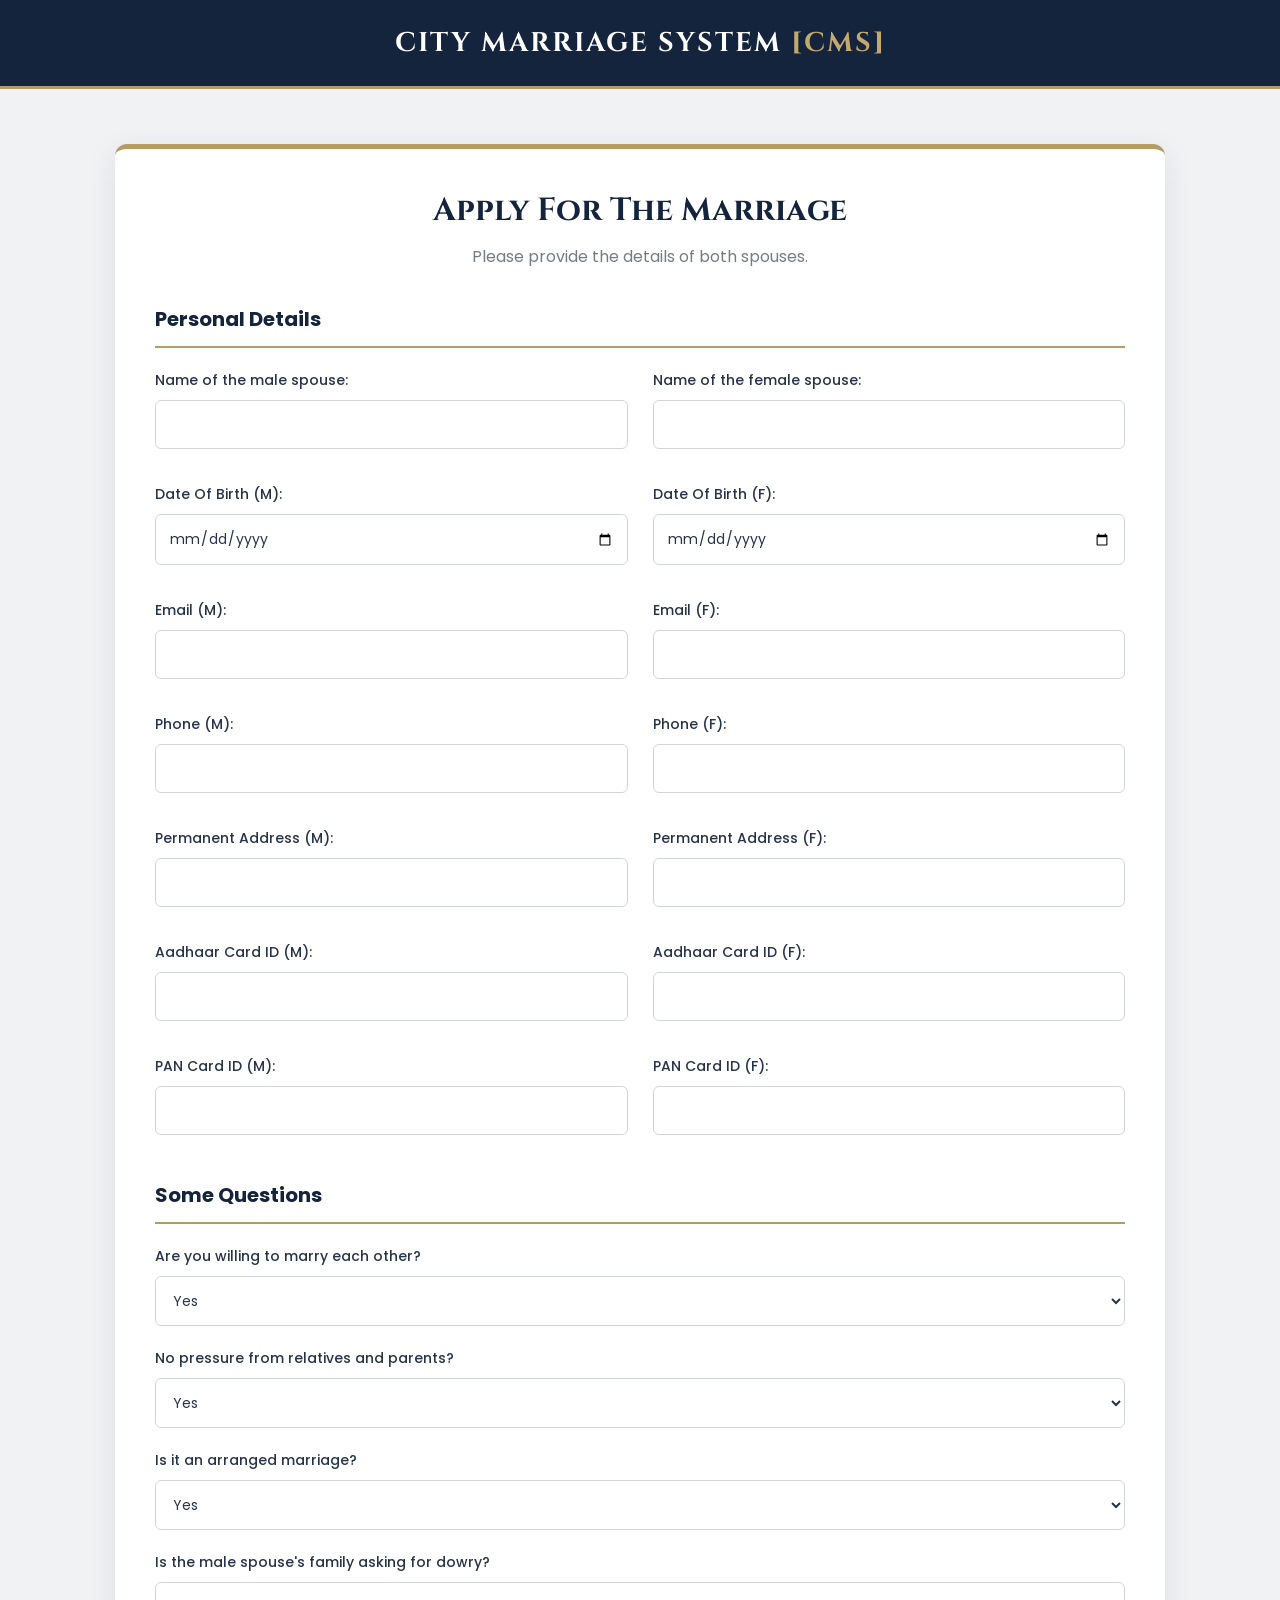
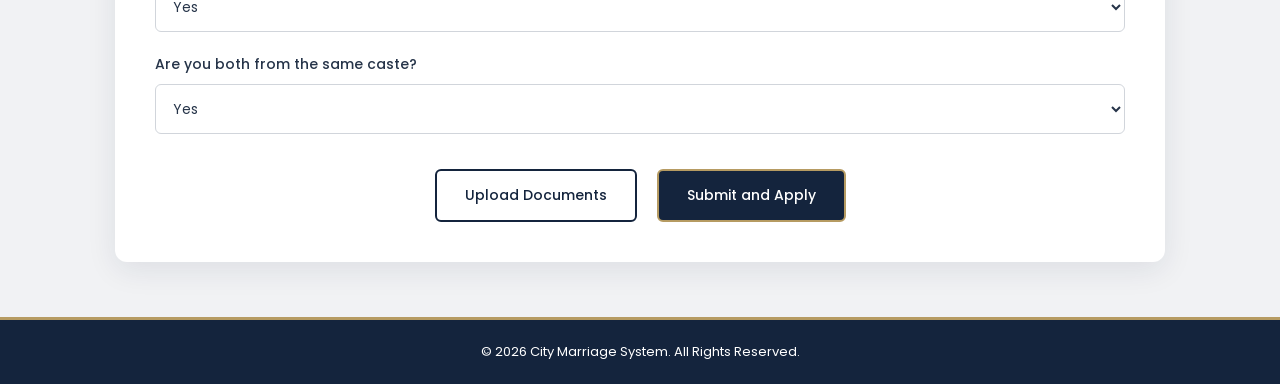
<file: apply.html>
<!DOCTYPE html>
<html lang="en">

<head>
    <meta charset="UTF-8">
    <meta name="viewport" content="width=device-width, initial-scale=1.0">

    <title>Apply for Marriage | City Marriage System</title>

    <!-- Google Fonts -->
    <link rel="preconnect" href="https://fonts.googleapis.com">
    <link rel="preconnect" href="https://fonts.gstatic.com" crossorigin>

    <link
        href="https://fonts.googleapis.com/css2?family=Cinzel:wght@600;700;800&family=Poppins:wght@400;500;600&display=swap"
        rel="stylesheet">

    <!-- External CSS -->
    <link rel="stylesheet" href="apply.css">
</head>

<body id="apply-page">

    <!-- Header -->
    <header class="apply-header" id="header">

        <h1 class="site-title">
            CITY MARRIAGE SYSTEM <span>[CMS]</span>
        </h1>

    </header>

    <!-- Main Content -->
    <main class="apply-container" id="main-content">

        <section class="apply-card" id="application-section">

            <h2 class="section-title">
                Apply For The Marriage
            </h2>

            <p class="section-description">
                Please provide the details of both spouses.
            </p>

            <form action="" id="marriage-form">

                <!-- Spouse Details -->
                <h3 class="form-heading">Personal Details</h3>

                <div class="form-grid">

                    <div class="form-group">
                        <label for="male-name">Name of the male spouse:</label>
                        <input type="text" id="male-name" name="male-name">
                    </div>

                    <div class="form-group">
                        <label for="female-name">Name of the female spouse:</label>
                        <input type="text" id="female-name" name="female-name">
                    </div>

                    <div class="form-group">
                        <label for="male-dob">Date Of Birth (M):</label>
                        <input type="date" id="male-dob" name="male-dob">
                    </div>

                    <div class="form-group">
                        <label for="female-dob">Date Of Birth (F):</label>
                        <input type="date" id="female-dob" name="female-dob">
                    </div>

                    <div class="form-group">
                        <label for="male-email">Email (M):</label>
                        <input type="email" id="male-email" name="male-email">
                    </div>

                    <div class="form-group">
                        <label for="female-email">Email (F):</label>
                        <input type="email" id="female-email" name="female-email">
                    </div>

                    <div class="form-group">
                        <label for="male-phone">Phone (M):</label>
                        <input type="tel" id="male-phone" name="male-phone">
                    </div>

                    <div class="form-group">
                        <label for="female-phone">Phone (F):</label>
                        <input type="tel" id="female-phone" name="female-phone">
                    </div>

                    <div class="form-group">
                        <label for="male-address">Permanent Address (M):</label>
                        <input type="text" id="male-address" name="male-address">
                    </div>

                    <div class="form-group">
                        <label for="female-address">Permanent Address (F):</label>
                        <input type="text" id="female-address" name="female-address">
                    </div>

                    <div class="form-group">
                        <label for="male-aadhaar">Aadhaar Card ID (M):</label>
                        <input type="text" id="male-aadhaar" name="male-aadhaar">
                    </div>

                    <div class="form-group">
                        <label for="female-aadhaar">Aadhaar Card ID (F):</label>
                        <input type="text" id="female-aadhaar" name="female-aadhaar">
                    </div>

                    <div class="form-group">
                        <label for="male-pan">PAN Card ID (M):</label>
                        <input type="text" id="male-pan" name="male-pan">
                    </div>

                    <div class="form-group">
                        <label for="female-pan">PAN Card ID (F):</label>
                        <input type="text" id="female-pan" name="female-pan">
                    </div>

                </div>

                <!-- Questions -->
                <div class="questions-section" id="questions">

                    <h3 class="form-heading">Some Questions</h3>

                    <div class="form-group">
                        <label for="consent">
                            Are you willing to marry each other?
                        </label>

                        <select id="consent" name="consent">
                            <option value="yes">Yes</option>
                            <option value="no">No</option>
                        </select>
                    </div>

                    <div class="form-group">
                        <label for="pressure">
                            No pressure from relatives and parents?
                        </label>

                        <select id="pressure" name="pressure">
                            <option value="yes">Yes</option>
                            <option value="no">No</option>
                        </select>
                    </div>

                    <div class="form-group">
                        <label for="arranged">
                            Is it an arranged marriage?
                        </label>

                        <select id="arranged" name="arranged">
                            <option value="yes">Yes</option>
                            <option value="no">No</option>
                        </select>
                    </div>

                    <div class="form-group">
                        <label for="dowry">
                            Is the male spouse's family asking for dowry?
                        </label>

                        <select id="dowry" name="dowry">
                            <option value="yes">Yes</option>
                            <option value="no">No</option>
                        </select>
                    </div>

                    <div class="form-group">
                        <label for="caste">
                            Are you both from the same caste?
                        </label>

                        <select id="caste" name="caste">
                            <option value="yes">Yes</option>
                            <option value="no">No</option>
                        </select>
                    </div>

                </div>

            </form>

            <!-- Action Buttons -->
            <div class="form-actions" id="form-actions">

                <a href="document.html" class="action-btn secondary-btn">
                    Upload Documents
                </a>

                <a href="thanks.html" class="action-btn primary-btn">
                    Submit and Apply
                </a>

            </div>

        </section>

    </main>

    <!-- Footer -->
    <footer class="apply-footer" id="footer">

        <p>
            &copy; 2026 City Marriage System. All Rights Reserved.
        </p>

    </footer>

</body>

</html>
</file>
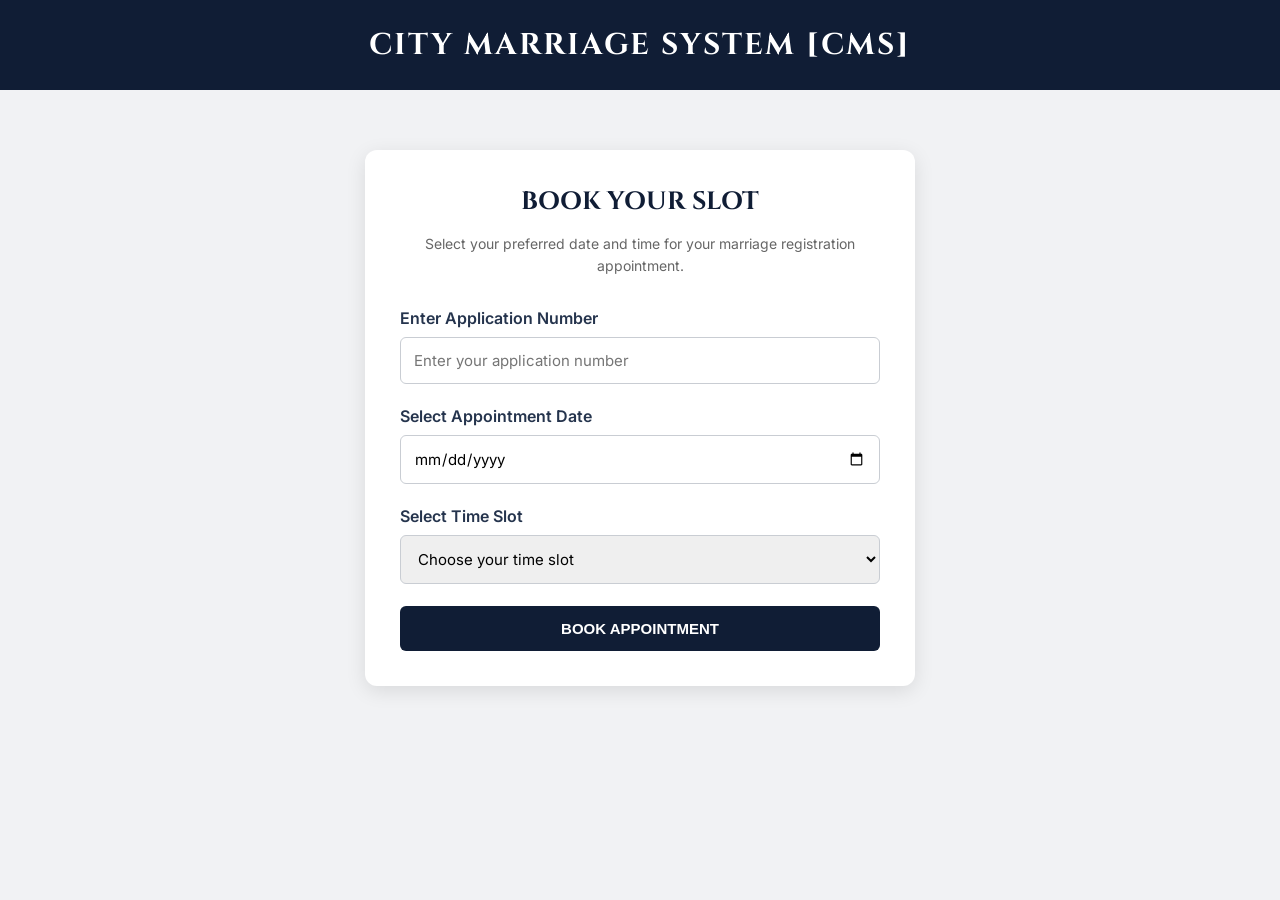
<file: appoinment.html>
<!DOCTYPE html>
<html lang="en">

<head>
    <meta charset="UTF-8">
    <meta name="viewport" content="width=device-width, initial-scale=1.0">

    <title>Book Appointment - CMS</title>

    <link rel="preconnect" href="https://fonts.googleapis.com">
    <link rel="preconnect" href="https://fonts.gstatic.com" crossorigin>

    <link
        href="https://fonts.googleapis.com/css2?family=Cinzel:wght@600;700;800&family=Inter:wght@400;500;600&display=swap"
        rel="stylesheet">

    <link rel="stylesheet" href="appoinment.css">
    <script src="appoinment.js" defer></script>
</head>

<body class="appointment-body">

    <header class="appointment-header">
        <h1 class="cms-title">CITY MARRIAGE SYSTEM [CMS]</h1>
    </header>

    <main class="appointment-container">

        <h2 class="appointment-heading">BOOK YOUR SLOT</h2>

        <p class="appointment-description">
            Select your preferred date and time for your marriage registration appointment.
        </p>

        <form class="appointment-form">

            <div class="form-group">
                <label for="application-number">Enter Application Number</label>
                <input type="text" id="application-number" placeholder="Enter your application number" required>
            </div>

            <div class="form-group">
                <label for="appointment-date">Select Appointment Date</label>
                <input type="date" id="appointment-date" required>
            </div>

            <div class="form-group">
                <label for="appointment-time">Select Time Slot</label>
                <select id="appointment-time" required>
                    <option value="">Choose your time slot</option>
                    <option value="10:00 AM">10:00 AM - 11:00 AM</option>
                    <option value="11:00 AM">11:00 AM - 12:00 PM</option>
                    <option value="12:00 PM">12:00 PM - 01:00 PM</option>
                    <option value="02:00 PM">02:00 PM - 03:00 PM</option>
                    <option value="03:00 PM">03:00 PM - 04:00 PM</option>
                </select>
            </div>

            <button type="submit" class="book-btn">BOOK APPOINTMENT</button>

        </form>

    </main>

</body>

</html>
</file>
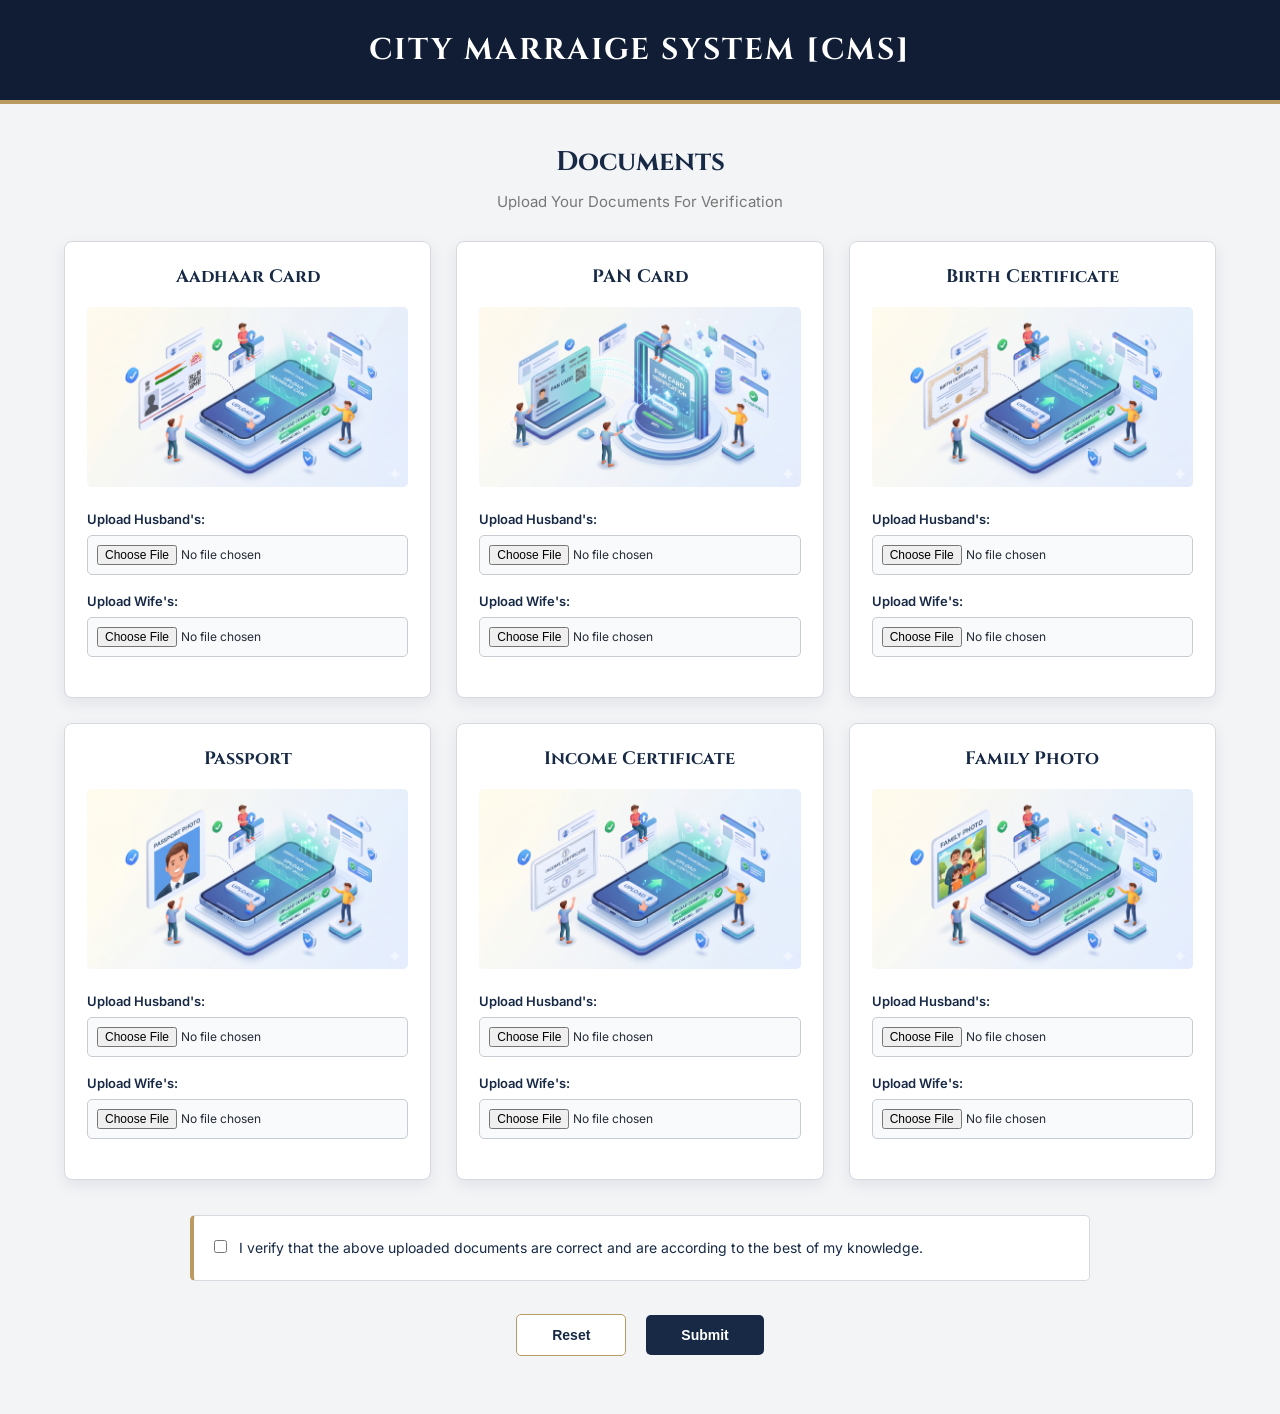
<file: document.html>
<!DOCTYPE html>
<html lang="en">

<head>
    <meta charset="UTF-8">
    <meta name="viewport" content="width=device-width, initial-scale=1.0">
    <title>CMS Document Upload</title>

    <link rel="preconnect" href="https://fonts.googleapis.com">
    <link rel="preconnect" href="https://fonts.gstatic.com" crossorigin>

    <link rel="stylesheet" href="document.css">
</head>

<body class="document-body">

    <h1 class="document-title" id="site-title">
        CITY MARRAIGE SYSTEM [CMS]
    </h1>

    <div class="document-heading">
        <h2>Documents</h2>
        <p>Upload Your Documents For Verification</p>
    </div>

    <form class="document-form">

        <div class="document-grid">

            <!-- Aadhaar Card -->
            <div class="document-card">
                <h3>Aadhaar Card</h3>
                <img src="addharcard.jpg" class="document-image" alt="Aadhaar Card">

                <div class="upload-field">
                    <label for="husband-aadhaar">Upload Husband's:</label>
                    <input type="file" id="husband-aadhaar" name="husband-aadhaar" class="file-input"
                        accept=".pdf,.jpg,.jpeg,.png">
                </div>

                <div class="upload-field">
                    <label for="wife-aadhaar">Upload Wife's:</label>
                    <input type="file" id="wife-aadhaar" name="wife-aadhaar" class="file-input"
                        accept=".pdf,.jpg,.jpeg,.png">
                </div>
            </div>

            <!-- PAN Card -->
            <div class="document-card">
                <h3>PAN Card</h3>
                <img src="pancard.jpg" class="document-image" alt="PAN Card">

                <div class="upload-field">
                    <label for="husband-pan">Upload Husband's:</label>
                    <input type="file" id="husband-pan" name="husband-pan" class="file-input"
                        accept=".pdf,.jpg,.jpeg,.png">
                </div>

                <div class="upload-field">
                    <label for="wife-pan">Upload Wife's:</label>
                    <input type="file" id="wife-pan" name="wife-pan" class="file-input" accept=".pdf,.jpg,.jpeg,.png">
                </div>
            </div>

            <!-- Birth Certificate -->
            <div class="document-card">
                <h3>Birth Certificate</h3>
                <img src="birthcertificate.jpg" class="document-image" alt="Birth Certificate">

                <div class="upload-field">
                    <label for="husband-birth">Upload Husband's:</label>
                    <input type="file" id="husband-birth" name="husband-birth" class="file-input"
                        accept=".pdf,.jpg,.jpeg,.png">
                </div>

                <div class="upload-field">
                    <label for="wife-birth">Upload Wife's:</label>
                    <input type="file" id="wife-birth" name="wife-birth" class="file-input"
                        accept=".pdf,.jpg,.jpeg,.png">
                </div>
            </div>

            <!-- Passport -->
            <div class="document-card">
                <h3>Passport</h3>
                <img src="passport.jpg" class="document-image" alt="Passport">

                <div class="upload-field">
                    <label for="husband-passport">Upload Husband's:</label>
                    <input type="file" id="husband-passport" name="husband-passport" class="file-input"
                        accept=".pdf,.jpg,.jpeg,.png">
                </div>

                <div class="upload-field">
                    <label for="wife-passport">Upload Wife's:</label>
                    <input type="file" id="wife-passport" name="wife-passport" class="file-input"
                        accept=".pdf,.jpg,.jpeg,.png">
                </div>
            </div>

            <!-- Income Certificate -->
            <div class="document-card">
                <h3>Income Certificate</h3>
                <img src="income certificate .jpg" class="document-image" alt="Income Certificate">

                <div class="upload-field">
                    <label for="husband-income">Upload Husband's:</label>
                    <input type="file" id="husband-income" name="husband-income" class="file-input"
                        accept=".pdf,.jpg,.jpeg,.png">
                </div>

                <div class="upload-field">
                    <label for="wife-income">Upload Wife's:</label>
                    <input type="file" id="wife-income" name="wife-income" class="file-input"
                        accept=".pdf,.jpg,.jpeg,.png">
                </div>
            </div>

            <!-- Family Photo -->
            <div class="document-card">
                <h3>Family Photo</h3>
                <img src="familtphoto.jpg" class="document-image" alt="Family Photo">

                <div class="upload-field">
                    <label for="husband-family">Upload Husband's:</label>
                    <input type="file" id="husband-family" name="husband-family" class="file-input"
                        accept=".pdf,.jpg,.jpeg,.png">
                </div>

                <div class="upload-field">
                    <label for="wife-family">Upload Wife's:</label>
                    <input type="file" id="wife-family" name="wife-family" class="file-input"
                        accept=".pdf,.jpg,.jpeg,.png">
                </div>
            </div>

        </div>

        <div class="verification-section">
            <label>
                <input type="checkbox" id="verification" name="verification" required>
                I verify that the above uploaded documents are correct
                and are according to the best of my knowledge.
            </label>
        </div>

        <div class="document-buttons">
            <input type="reset" value="Reset" class="reset-btn">

            <a href="thanks.html">
                <button type="button" class="submit-btn">
                    Submit
                </button>
            </a>
        </div>

    </form>

</body>

</html>
</file>
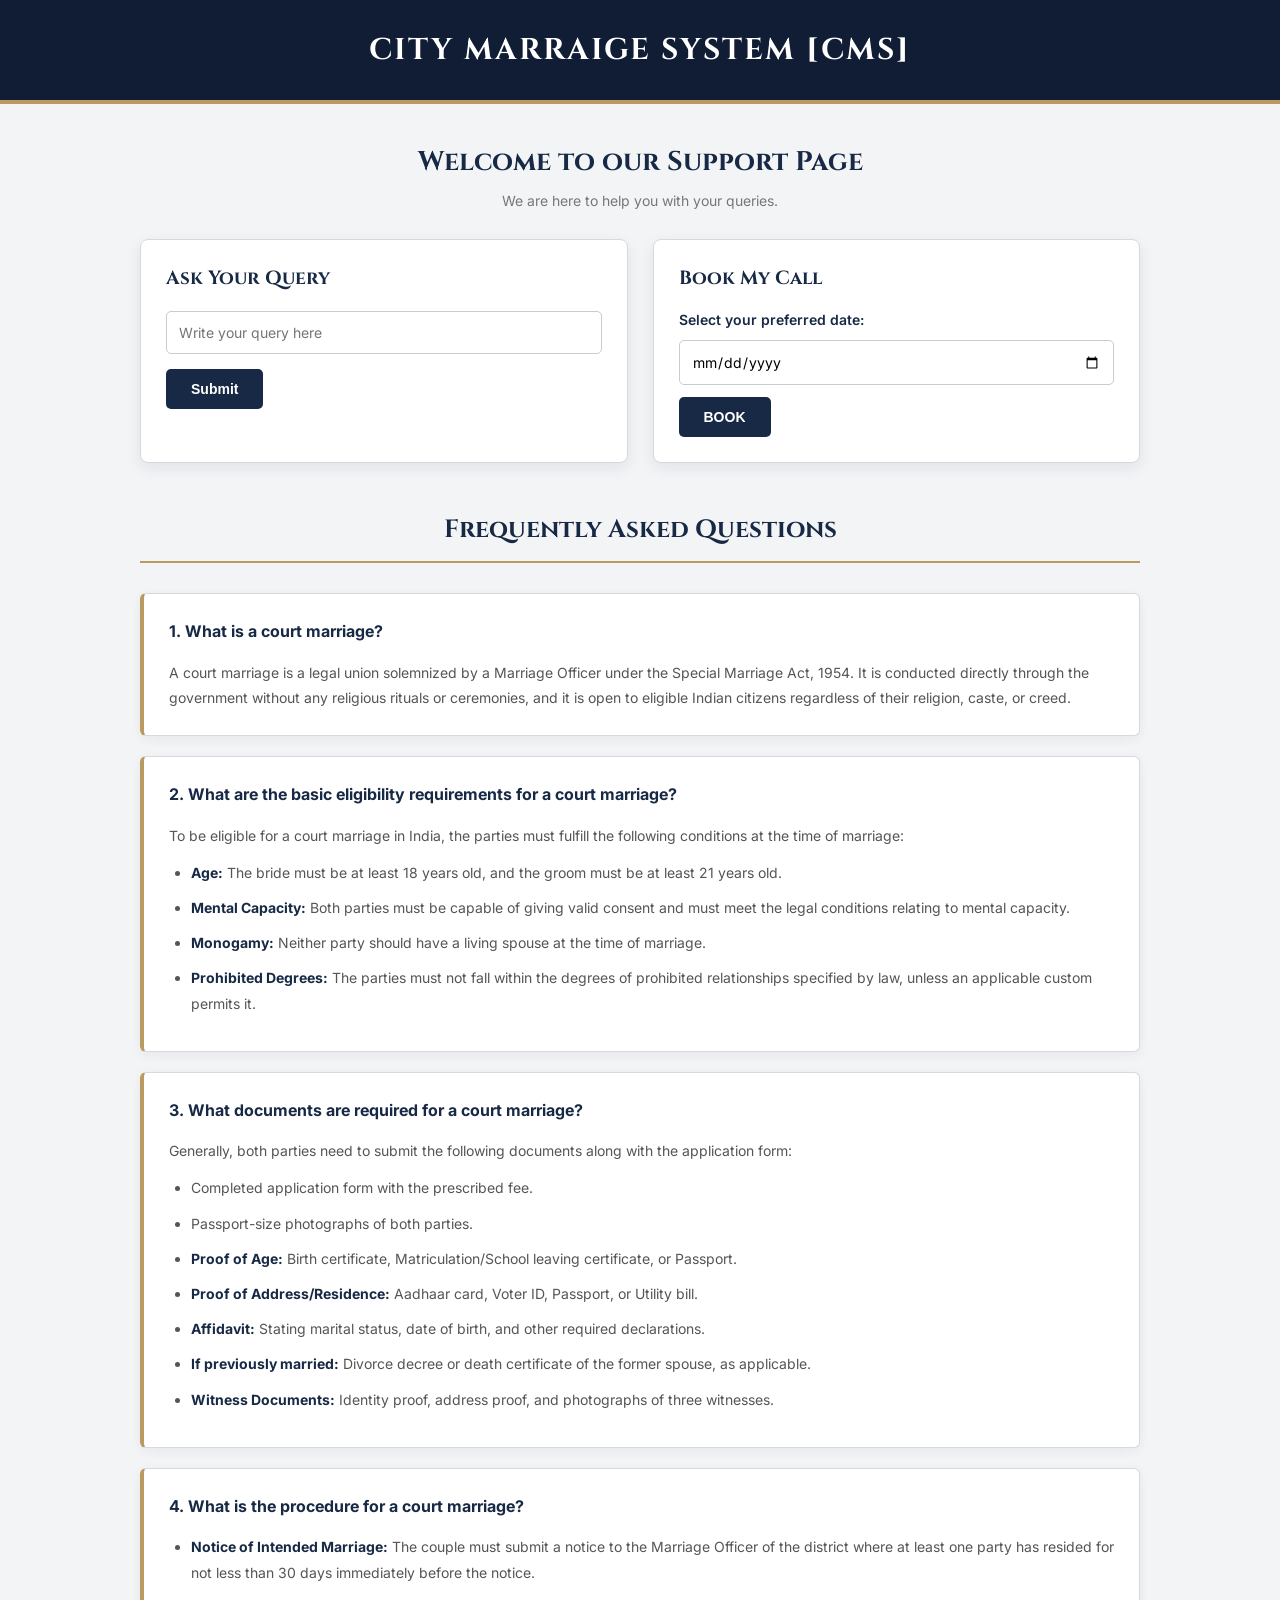
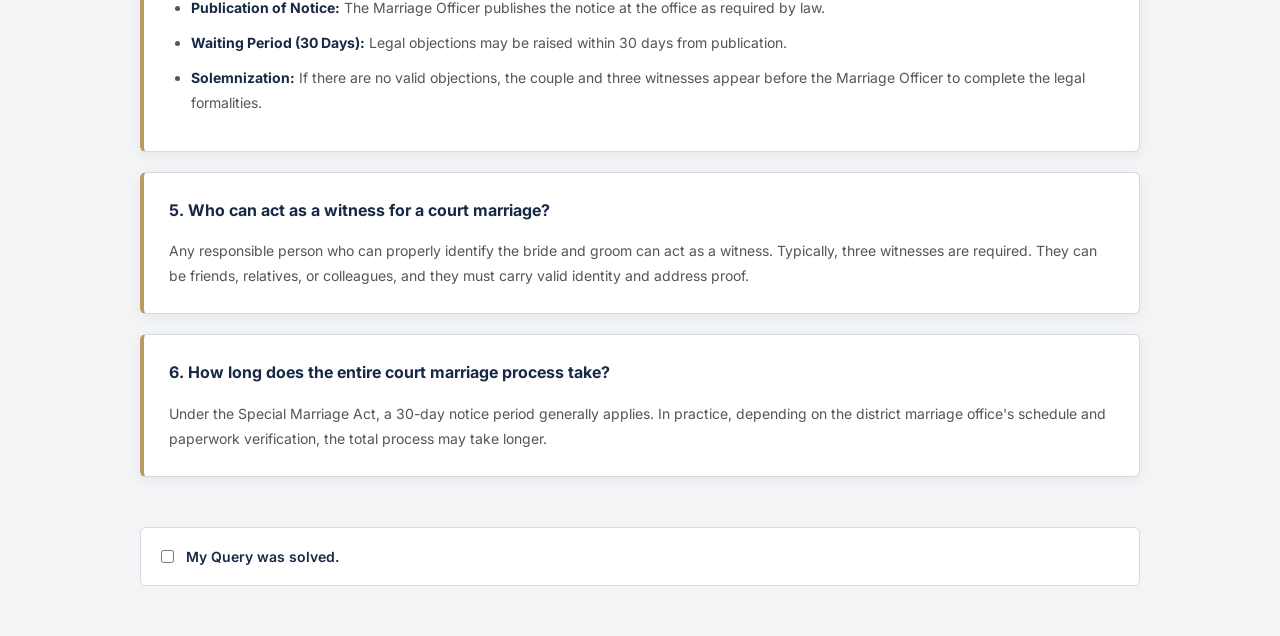
<file: help.html>
<!DOCTYPE html>
<html lang="en">

<head>
    <meta charset="UTF-8">
    <meta name="viewport" content="width=device-width, initial-scale=1.0">
    <title>CMS Help and Support</title>

    <link rel="preconnect" href="https://fonts.googleapis.com">
    <link rel="preconnect" href="https://fonts.gstatic.com" crossorigin>

    <link rel="stylesheet" href="help.css">
</head>

<body class="help-body">

    <h1 class="help-title" id="site-title">
        CITY MARRAIGE SYSTEM [CMS]
    </h1>

    <div class="help-heading">
        <h2>Welcome to our Support Page</h2>
        <p>We are here to help you with your queries.</p>
    </div>



    <div class="help-container">

        <div class="query-section">
            <h3>Ask Your Query</h3>

            <div class="query-input-section">
                <input type="text" id="query" class="help-input" placeholder="Write your query here">

                <a href="thanks.html"><button type="button" class="help-btn" id="query-submit">
                        Submit
                    </button></a>
            </div>
        </div>



        <div class="call-section">
            <h3>Book My Call</h3>

            <div class="call-input-section">
                <label for="call-date">Select your preferred date:</label>

                <input type="date" id="call-date" class="help-input">

                <a href="thanks.html"><button type="button" class="help-btn" id="book-button">
                        BOOK
                    </button></a>
            </div>
        </div>

    </div>



    <div class="faq-section">

        <h2 class="faq-heading">Frequently Asked Questions</h2>

        <div class="faq-card">

            <h3>1. What is a court marriage?</h3>

            <p>
                A court marriage is a legal union solemnized by a Marriage
                Officer under the Special Marriage Act, 1954. It is conducted
                directly through the government without any religious rituals
                or ceremonies, and it is open to eligible Indian citizens
                regardless of their religion, caste, or creed.
            </p>

        </div>

        <div class="faq-card">

            <h3>2. What are the basic eligibility requirements for a court marriage?</h3>

            <p>
                To be eligible for a court marriage in India, the parties must
                fulfill the following conditions at the time of marriage:
            </p>

            <ul>
                <li>
                    <strong>Age:</strong> The bride must be at least 18 years
                    old, and the groom must be at least 21 years old.
                </li>

                <li>
                    <strong>Mental Capacity:</strong> Both parties must be
                    capable of giving valid consent and must meet the legal
                    conditions relating to mental capacity.
                </li>

                <li>
                    <strong>Monogamy:</strong> Neither party should have a
                    living spouse at the time of marriage.
                </li>

                <li>
                    <strong>Prohibited Degrees:</strong> The parties must not
                    fall within the degrees of prohibited relationships
                    specified by law, unless an applicable custom permits it.
                </li>
            </ul>

        </div>

        <div class="faq-card">

            <h3>3. What documents are required for a court marriage?</h3>

            <p>
                Generally, both parties need to submit the following
                documents along with the application form:
            </p>

            <ul>
                <li>Completed application form with the prescribed fee.</li>
                <li>Passport-size photographs of both parties.</li>
                <li>
                    <strong>Proof of Age:</strong> Birth certificate,
                    Matriculation/School leaving certificate, or Passport.
                </li>
                <li>
                    <strong>Proof of Address/Residence:</strong> Aadhaar card,
                    Voter ID, Passport, or Utility bill.
                </li>
                <li>
                    <strong>Affidavit:</strong> Stating marital status,
                    date of birth, and other required declarations.
                </li>
                <li>
                    <strong>If previously married:</strong> Divorce decree
                    or death certificate of the former spouse, as applicable.
                </li>
                <li>
                    <strong>Witness Documents:</strong> Identity proof,
                    address proof, and photographs of three witnesses.
                </li>
            </ul>

        </div>

        <div class="faq-card">

            <h3>4. What is the procedure for a court marriage?</h3>

            <ul>
                <li>
                    <strong>Notice of Intended Marriage:</strong> The couple
                    must submit a notice to the Marriage Officer of the
                    district where at least one party has resided for
                    not less than 30 days immediately before the notice.
                </li>

                <li>
                    <strong>Publication of Notice:</strong> The Marriage
                    Officer publishes the notice at the office as required
                    by law.
                </li>

                <li>
                    <strong>Waiting Period (30 Days):</strong> Legal
                    objections may be raised within 30 days from publication.
                </li>

                <li>
                    <strong>Solemnization:</strong> If there are no valid
                    objections, the couple and three witnesses appear before
                    the Marriage Officer to complete the legal formalities.
                </li>
            </ul>

        </div>

        <div class="faq-card">

            <h3>5. Who can act as a witness for a court marriage?</h3>

            <p>
                Any responsible person who can properly identify the bride
                and groom can act as a witness. Typically, three witnesses
                are required. They can be friends, relatives, or colleagues,
                and they must carry valid identity and address proof.
            </p>

        </div>

        <div class="faq-card">

            <h3>6. How long does the entire court marriage process take?</h3>

            <p>
                Under the Special Marriage Act, a 30-day notice period
                generally applies. In practice, depending on the district
                marriage office's schedule and paperwork verification,
                the total process may take longer.
            </p>

        </div>

    </div>



    <div class="solved-section">
        <label>
            <input type="checkbox" name="query" id="query-solved">
            My Query was solved.
        </label>
    </div>

</body>

</html>
</file>
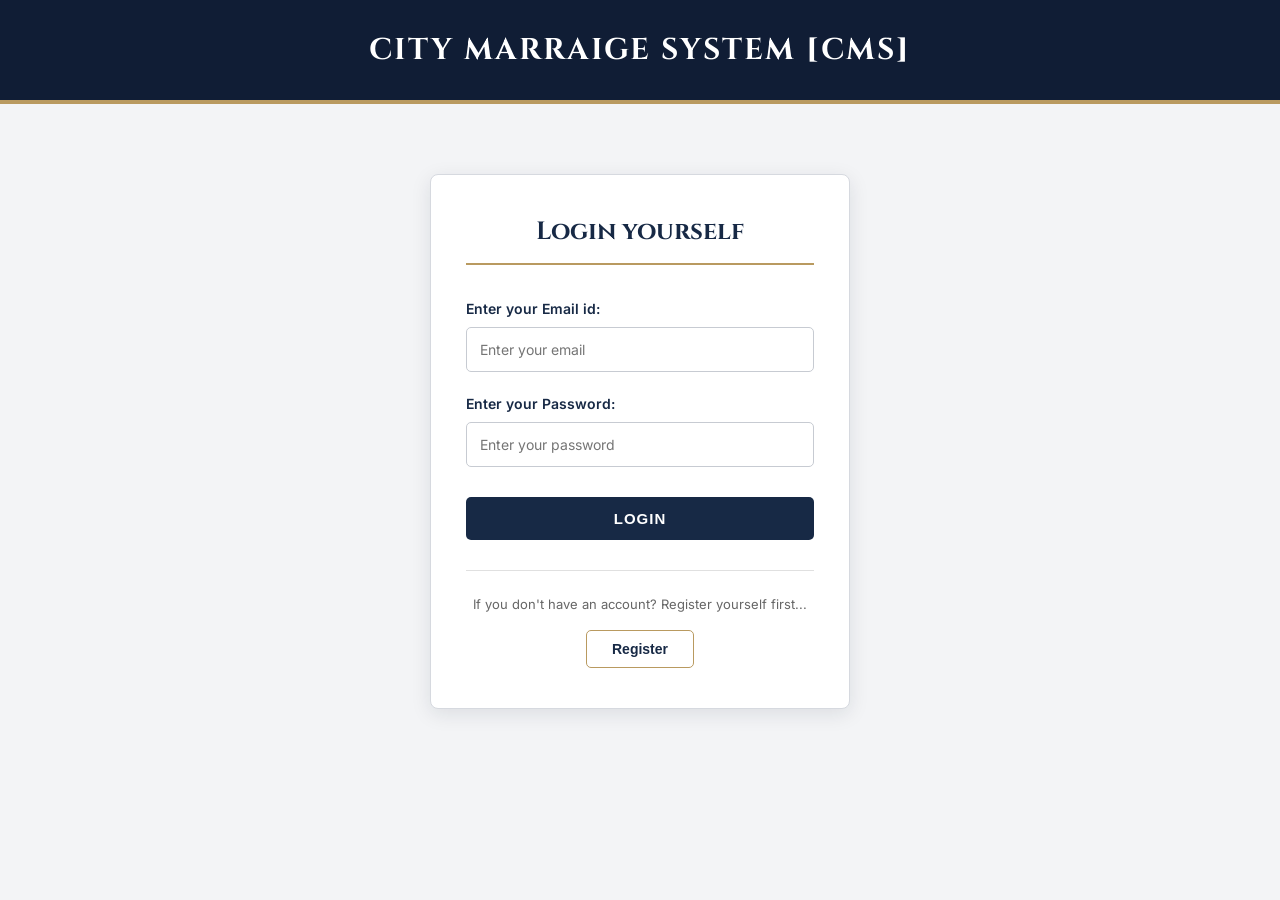
<file: login.html>
<!DOCTYPE html>
<html lang="en">

<head>
    <meta charset="UTF-8">
    <meta name="viewport" content="width=device-width, initial-scale=1.0">

    <title>CMS Login</title>

    <link rel="preconnect" href="https://fonts.googleapis.com">
    <link rel="preconnect" href="https://fonts.gstatic.com" crossorigin>

    <link rel="stylesheet" href="login.css">
    <script src="login.js" defer></script>
</head>

<body class="login-body">

    <h1 class="login-title" id="site-title">
        CITY MARRAIGE SYSTEM [CMS]
    </h1>

    <div class="login-container" id="login-container">

        <h2 class="login-heading">
            Login yourself
        </h2>

        <div class="login-email">
            <label for="email">Enter your Email id:</label>
            <input type="email" id="email" class="login-input" placeholder="Enter your email" required>
        </div>

        <div class="login-password">
            <label for="password">Enter your Password:</label>
            <input type="password" id="password" class="login-input" placeholder="Enter your password" required>
        </div>

        <div class="login-button-section">
            <a href="homelogin.html">
                <button class="login-btn" id="login-button">LOGIN</button>
            </a>
        </div>

        <div class="register-section">
            <p>
                If you don't have an account? Register yourself first...
            </p>

            <a href="regitration form .html">
                <button class="register-btn">Register</button>
            </a>
        </div>

    </div>

</body>

</html>
</file>
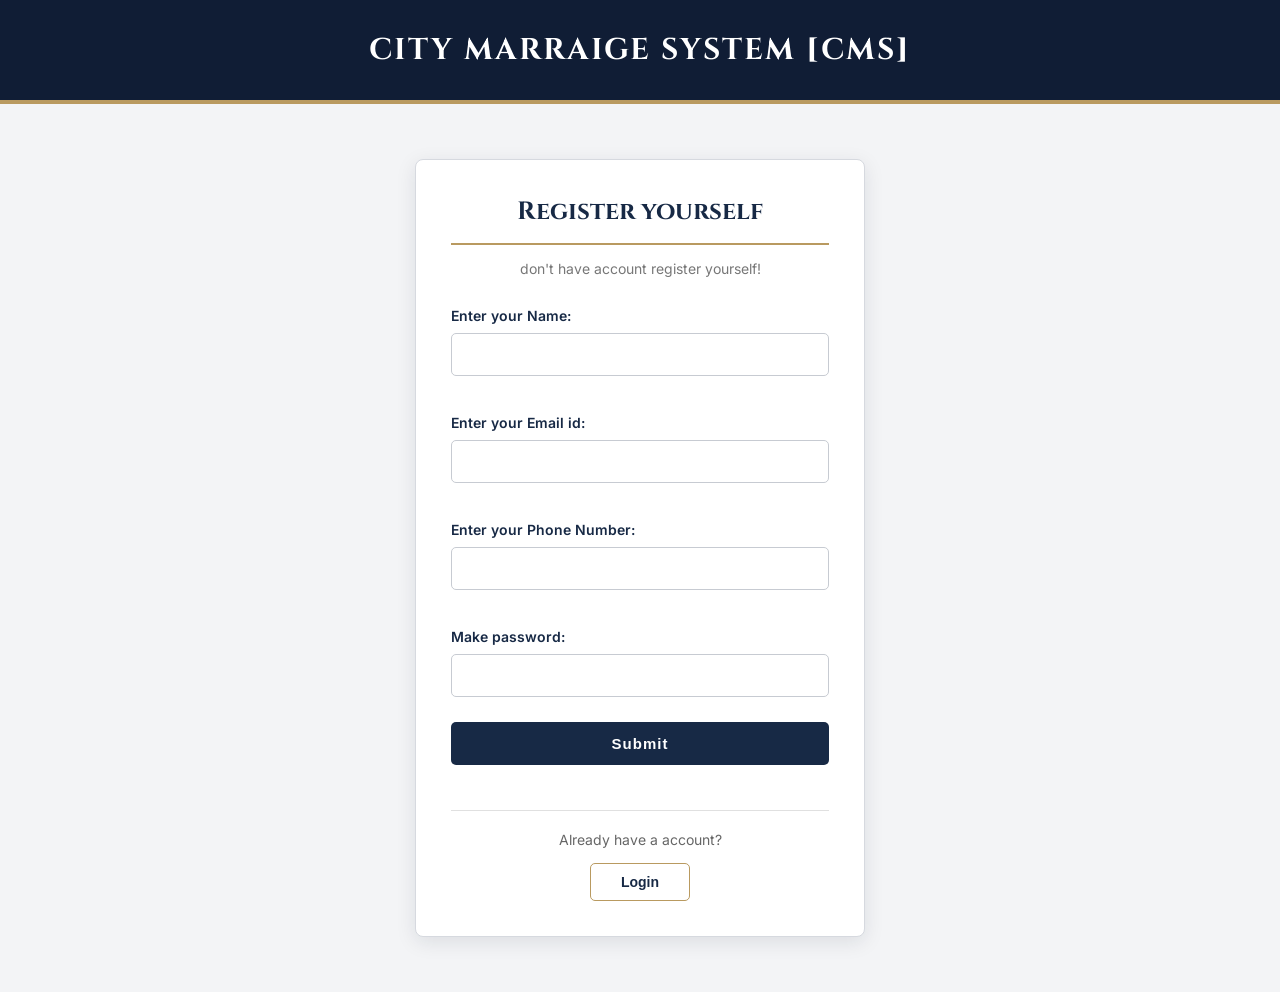
<file: regitration form .html>
<!DOCTYPE html>
<html lang="en">

<head>
    <meta charset="UTF-8">
    <meta name="viewport" content="width=device-width, initial-scale=1.0">
    <title>CMS Registration</title>

    <link rel="preconnect" href="https://fonts.googleapis.com">
    <link rel="preconnect" href="https://fonts.gstatic.com" crossorigin>

    <link rel="stylesheet" href="register.css">
    <script src="registration.js" defer></script>
</head>

<body class="register-body">

    <h1 class="register-title" id="site-title">
        CITY MARRAIGE SYSTEM [CMS]
    </h1>

    <div class="register-container" id="register-container">

        <h2 class="register-heading">
            Register yourself
        </h2>

        <p class="register-intro">
            don't have account register yourself!
        </p>

        <div class="name-section">
            <label for="name">Enter your Name:</label>
            <input type="text" id="name" class="register-input">
        </div>

        <br>

        <div class="email-section">
            <label for="email">Enter your Email id:</label>
            <input type="email" id="email" class="register-input">
        </div>

        <br>

        <div class="phone-section">
            <label for="phone">Enter your Phone Number:</label>
            <input type="tel" id="phone" class="register-input">
        </div>

        <br>

        <div class="password-section">
            <label for="password">Make password:</label>
            <input type="password" id="password" class="register-input">
        </div>

        <div class="submit-section">
            <a href="thanks.html">
                <button class="register-submit-btn" id="submit-button">
                    Submit
                </button>
            </a>
        </div>

        <br>

        <div class="login-section">
            <p>Already have a account?</p>

            <a href="login.html">
                <button class="register-login-btn">
                    Login
                </button>
            </a>
        </div>

    </div>

</body>

</html>
</file>
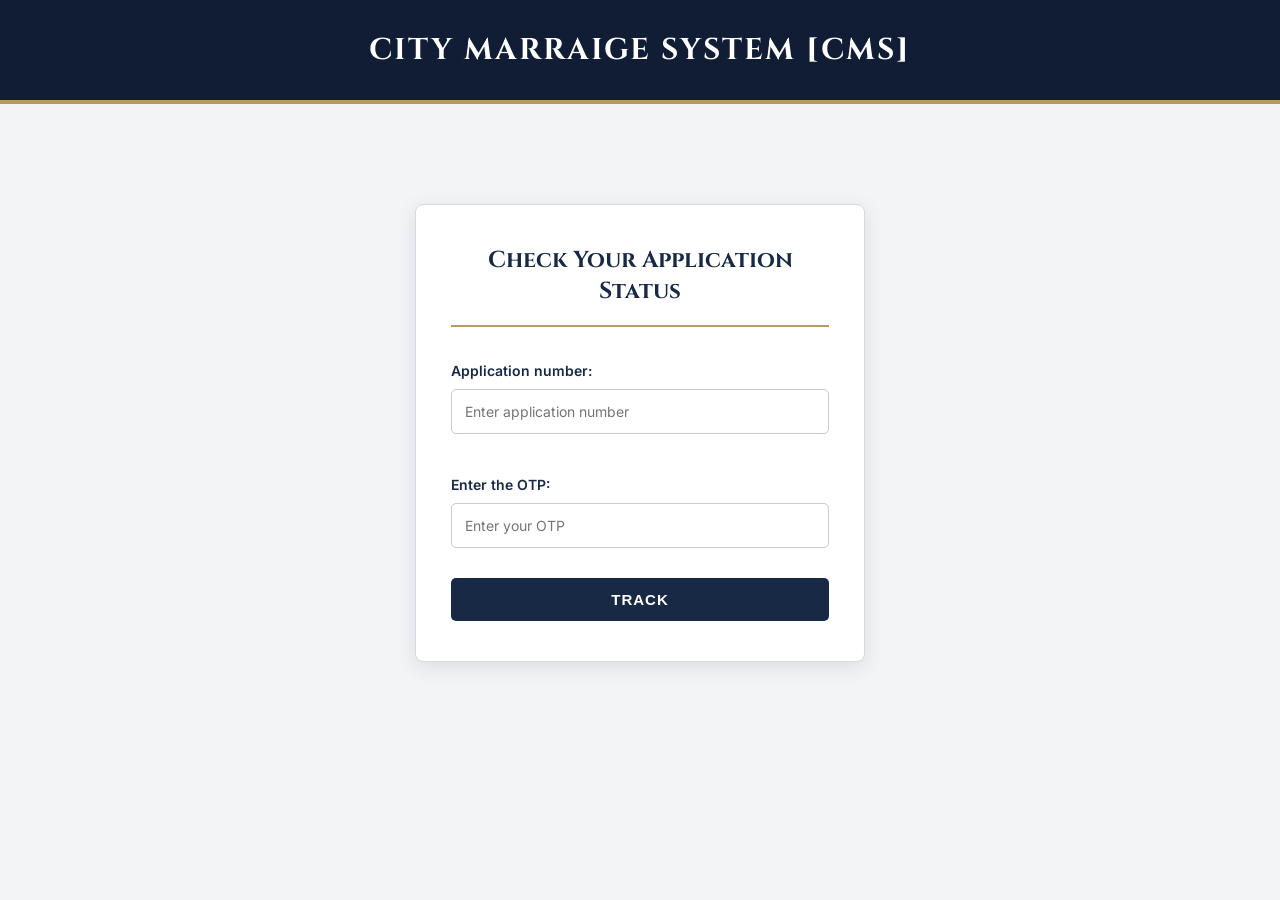
<file: status.html>
<!DOCTYPE html>
<html lang="en">

<head>
    <meta charset="UTF-8">
    <meta name="viewport" content="width=device-width, initial-scale=1.0">
    <title>Application Status - CMS</title>

    <link rel="preconnect" href="https://fonts.googleapis.com">
    <link rel="preconnect" href="https://fonts.gstatic.com" crossorigin>

    <link rel="stylesheet" href="status.css">
</head>

<body class="status-body">

    <h1 class="status-title" id="site-title">
        CITY MARRAIGE SYSTEM [CMS]
    </h1>

    <div class="status-container" id="status-container">

        <h2 class="status-heading">
            Check Your Application Status
        </h2>

        <div class="application-section">
            <label for="application-number">Application number:</label>
            <input type="text" id="application-number" class="status-input" placeholder="Enter application number">
        </div>

        <br>

        <div class="otp-section">
            <label for="otp">Enter the OTP:</label>
            <input type="password" id="otp" class="status-input" placeholder="Enter your OTP">
        </div>

        <div class="track-section">
            <button class="track-btn" id="track-button">
                TRACK
            </button>
        </div>

    </div>

</body>

</html>
</file>
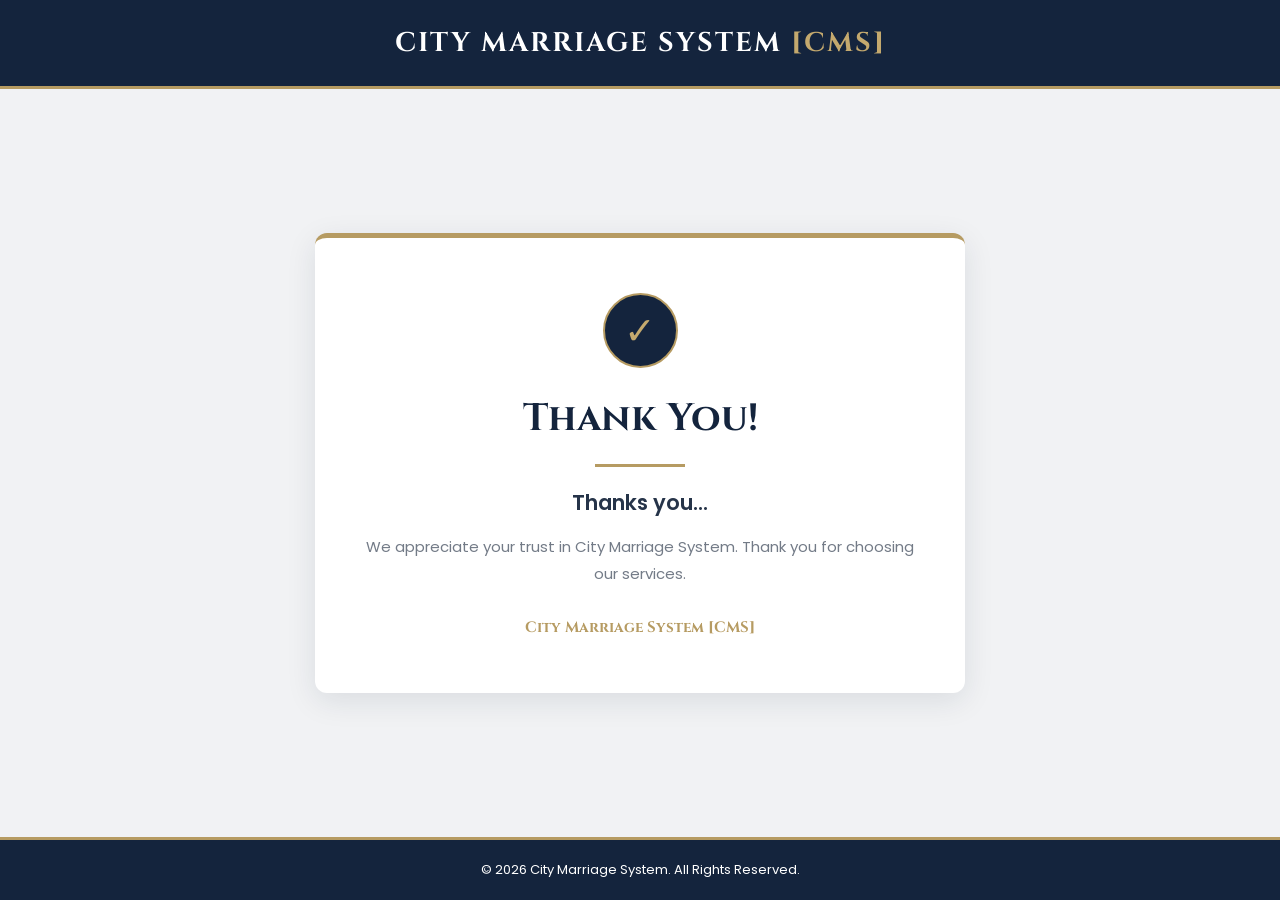
<file: thanks.html>
<!DOCTYPE html>
<html lang="en">

<head>
    <meta charset="UTF-8">
    <meta name="viewport" content="width=device-width, initial-scale=1.0">

    <title>Thank You | City Marriage System</title>

    <!-- Google Fonts -->
    <link rel="preconnect" href="https://fonts.googleapis.com">
    <link rel="preconnect" href="https://fonts.gstatic.com" crossorigin>

    <link href="https://fonts.googleapis.com/css2?family=Cinzel:wght@600;700;800&family=Poppins:wght@400;500;600&display=swap"
        rel="stylesheet">

    <!-- External CSS -->
    <link rel="stylesheet" href="thanks.css">
</head>

<body id="thanks-page">

    <header class="thanks-header" id="header">
        <h1 class="site-title">
            CITY MARRIAGE SYSTEM <span>[CMS]</span>
        </h1>
    </header>

    <main class="thanks-container" id="main-content">

        <section class="thanks-card" id="thank-you-section">

            <div class="success-icon">
                &#10003;
            </div>

            <h2 class="thanks-title">
                Thank You!
            </h2>

            <div class="gold-divider"></div>

            <p class="thanks-message">
                Thanks you...
            </p>

            <p class="thanks-description">
                We appreciate your trust in City Marriage System.
                Thank you for choosing our services.
            </p>

            <p class="thanks-footer">
                City Marriage System [CMS]
            </p>

        </section>

    </main>

    <footer class="thanks-bottom" id="footer">
        <p>&copy; 2026 City Marriage System. All Rights Reserved.</p>
    </footer>

</body>
</html>
</file>
<file: apply.css>
* {
    margin: 0;
    padding: 0;
    box-sizing: border-box;
}

body {
    font-family: 'Poppins', sans-serif;
    background-color: #f1f2f4;
    color: #263449;
}



.apply-header {
    background-color: #14243d;
    padding: 25px 6%;
    text-align: center;
    border-bottom: 3px solid #b69b62;
}

.site-title {
    font-family: 'Cinzel', serif;
    color: white;
    font-size: 27px;
    letter-spacing: 2px;
}

.site-title span {
    color: #c4a96e;
}



.apply-container {
    padding: 55px 20px;
    display: flex;
    justify-content: center;
}



.apply-card {
    background-color: white;
    width: 100%;
    max-width: 1050px;
    padding: 40px;
    border-radius: 12px;
    border-top: 5px solid #b69b62;

    box-shadow: 0 8px 30px rgba(20, 36, 61, 0.09);
}



.section-title {
    font-family: 'Cinzel', serif;
    color: #14243d;
    font-size: 32px;
    text-align: center;
    margin-bottom: 12px;
}

.section-description {
    text-align: center;
    color: #737b87;
    margin-bottom: 35px;
}



.form-heading {
    color: #14243d;
    font-size: 20px;
    margin: 30px 0 22px;
    padding-bottom: 12px;
    border-bottom: 2px solid #b69b62;
}



.form-grid {
    display: grid;
    grid-template-columns: repeat(2, 1fr);
    gap: 20px 25px;
}



.form-group {
    display: flex;
    flex-direction: column;
    margin-bottom: 15px;
}

.form-group label {
    font-size: 14px;
    font-weight: 500;
    color: #263449;
    margin-bottom: 9px;
}



.form-group input,
.form-group select {
    width: 100%;
    padding: 13px;
    border: 1px solid #d1d5db;
    border-radius: 6px;
    font-family: 'Poppins', sans-serif;
    font-size: 14px;
    background-color: #ffffff;
    color: #263449;
    outline: none;
    transition: 0.3s;
}

.form-group input:focus,
.form-group select:focus {
    border-color: #b69b62;
    box-shadow: 0 0 5px rgba(182, 155, 98, 0.3);
}



.questions-section {
    margin-top: 25px;
}

.questions-section .form-group {
    max-width: 100%;
    margin-bottom: 22px;
}



.form-actions {
    display: flex;
    justify-content: center;
    gap: 20px;
    margin-top: 35px;
    flex-wrap: wrap;
}

.action-btn {
    display: inline-block;
    text-decoration: none;
    padding: 14px 28px;
    border-radius: 6px;
    font-family: 'Poppins', sans-serif;
    font-size: 14px;
    font-weight: 500;
    text-align: center;
    transition: 0.3s;
}



.secondary-btn {
    background-color: white;
    color: #14243d;
    border: 2px solid #14243d;
}

.secondary-btn:hover {
    background-color: #14243d;
    color: white;
}



.primary-btn {
    background-color: #14243d;
    color: white;
    border: 2px solid #b69b62;
}

.primary-btn:hover {
    background-color: #b69b62;
    color: #14243d;
}



.apply-footer {
    background-color: #14243d;
    color: white;
    padding: 22px;
    text-align: center;
    border-top: 3px solid #b69b62;
    font-size: 13px;
}



@media screen and (max-width: 768px) {

    .apply-container {
        padding: 35px 15px;
    }

    .apply-card {
        padding: 30px 22px;
    }

    .site-title {
        font-size: 21px;
    }

    .section-title {
        font-size: 26px;
    }

    .form-grid {
        grid-template-columns: 1fr;
        gap: 5px;
    }

}



@media screen and (max-width: 480px) {

    .apply-header {
        padding: 20px 10px;
    }

    .site-title {
        font-size: 16px;
        letter-spacing: 1px;
    }

    .apply-card {
        padding: 25px 16px;
    }

    .section-title {
        font-size: 22px;
    }

    .form-heading {
        font-size: 18px;
    }

    .form-actions {
        flex-direction: column;
        gap: 12px;
    }

    .action-btn {
        width: 100%;
    }

    .apply-footer {
        font-size: 11px;
    }
}
</file>
<file: appoinment.css>
* {
    margin: 0;
    padding: 0;
    box-sizing: border-box;
}

.appointment-body {
    font-family: 'Inter', sans-serif;
    background-color: #f1f2f4;
    color: #252b35;
    min-height: 100vh;
}

.appointment-header {
    background-color: #101d35;
    padding: 25px;
    text-align: center;
}

.cms-title {
    font-family: 'Cinzel', serif;
    color: #ffffff;
    font-size: 30px;
    letter-spacing: 2px;
}

.appointment-container {
    width: 90%;
    max-width: 550px;
    margin: 60px auto;
    padding: 35px;
    background-color: white;
    border-radius: 12px;
    box-shadow: 0 5px 20px rgba(0, 0, 0, 0.1);
}

.appointment-heading {
    font-family: 'Cinzel', serif;
    color: #101d35;
    text-align: center;
    font-size: 25px;
    margin-bottom: 15px;
}

.appointment-description {
    text-align: center;
    color: #666666;
    font-size: 14px;
    line-height: 1.6;
    margin-bottom: 30px;
}

.form-group {
    margin-bottom: 22px;
}

.form-group label {
    display: block;
    margin-bottom: 9px;
    font-weight: 600;
    color: #25344d;
}

.form-group input,
.form-group select {
    width: 100%;
    padding: 13px;
    border: 1px solid #c9cdd3;
    border-radius: 6px;
    font-size: 15px;
    font-family: 'Inter', sans-serif;
    outline: none;
}

.form-group input:focus,
.form-group select:focus {
    border-color: #b49a60;
}

.book-btn {
    width: 100%;
    padding: 14px;
    background-color: #101d35;
    color: white;
    border: none;
    border-radius: 6px;
    font-size: 15px;
    font-weight: 600;
    cursor: pointer;
    transition: 0.3s;
}

.book-btn:hover {
    background-color: #b49a60;
    color: #101d35;
}

@media (max-width: 600px) {
    .cms-title {
        font-size: 21px;
    }

    .appointment-container {
        margin: 30px auto;
        padding: 25px 20px;
    }
}
</file>
<file: document.css>
@import url('https://fonts.googleapis.com/css2?family=Cinzel:wght@600;700;800&family=Inter:wght@400;500;600;700&display=swap');



* {
    margin: 0;
    padding: 0;
    box-sizing: border-box;
}

.document-body {
    background-color: #f3f4f6;
    font-family: 'Inter', sans-serif;
    color: #252c38;
    min-height: 100vh;
}

/* Website heading */

.document-title {
    background-color: #101d35;
    color: white;
    font-family: 'Cinzel', serif;
    font-size: 30px;
    text-align: center;
    padding: 30px 15px;
    letter-spacing: 2px;
    border-bottom: 4px solid #b99a60;
}



.document-heading {
    text-align: center;
    margin: 40px 15px 30px;
}

.document-heading h2 {
    font-family: 'Cinzel', serif;
    color: #172945;
    font-size: 27px;
    margin-bottom: 12px;
}

.document-heading p {
    color: #777;
    font-size: 15px;
}



.document-grid {
    width: 90%;
    max-width: 1200px;
    margin: auto;
    display: grid;
    grid-template-columns: repeat(3, 1fr);
    gap: 25px;
}



.document-card {
    background-color: white;
    border: 1px solid #d6d9df;
    border-radius: 8px;
    padding: 22px;
    text-align: center;
    box-shadow: 0 5px 15px rgba(16, 29, 53, 0.08);
    transition: 0.3s;
}

.document-card:hover {
    transform: translateY(-4px);
    box-shadow: 0 8px 20px rgba(16, 29, 53, 0.13);
}

.document-card h3 {
    font-family: 'Cinzel', serif;
    color: #172945;
    font-size: 18px;
    margin-bottom: 18px;
}



.document-image {
    width: 100%;
    height: 180px;
    object-fit: contain;
    background-color: #f3f4f6;
    border-radius: 5px;
    margin-bottom: 20px;
}



.upload-field {
    text-align: left;
    margin-bottom: 18px;
}

.upload-field label {
    display: block;
    color: #172945;
    font-size: 13px;
    font-weight: 600;
    margin-bottom: 8px;
}

.file-input {
    width: 100%;
    padding: 9px;
    border: 1px solid #c7cbd2;
    border-radius: 5px;
    background-color: #f9fafb;
    font-family: 'Inter', sans-serif;
    font-size: 12px;
}



.verification-section {
    width: 90%;
    max-width: 900px;
    margin: 35px auto 20px;
    padding: 20px;
    background-color: white;
    border: 1px solid #d6d9df;
    border-left: 4px solid #b99a60;
    border-radius: 5px;
}

.verification-section label {
    display: flex;
    align-items: flex-start;
    gap: 12px;
    color: #172945;
    font-size: 14px;
    line-height: 1.7;
}

.verification-section input {
    margin-top: 4px;
    accent-color: #172945;
}



.document-buttons {
    text-align: center;
    margin: 25px auto 50px;
}

.reset-btn,
.submit-btn {
    padding: 12px 35px;
    border-radius: 5px;
    font-size: 14px;
    font-weight: 700;
    cursor: pointer;
    transition: 0.3s;
    margin: 8px;
}

.reset-btn {
    background-color: white;
    color: #172945;
    border: 1px solid #b99a60;
}

.reset-btn:hover {
    background-color: #e5e7eb;
}

.submit-btn {
    background-color: #172945;
    color: white;
    border: none;
}

.submit-btn:hover {
    background-color: #b99a60;
    color: #101d35;
}



@media screen and (max-width: 900px) {
    .document-grid {
        grid-template-columns: repeat(2, 1fr);
    }
}



@media screen and (max-width: 600px) {
    .document-title {
        font-size: 20px;
        padding: 25px 10px;
    }

    .document-heading h2 {
        font-size: 22px;
    }

    .document-grid {
        grid-template-columns: 1fr;
        width: 90%;
    }

    .document-card {
        padding: 20px;
    }

    .document-image {
        height: 160px;
    }

    .verification-section {
        width: 90%;
    }
}
</file>
<file: help.css>
@import url('https://fonts.googleapis.com/css2?family=Cinzel:wght@600;700;800&family=Inter:wght@400;500;600;700&display=swap');



* {
    margin: 0;
    padding: 0;
    box-sizing: border-box;
}

.help-body {
    background-color: #f3f4f6;
    font-family: 'Inter', sans-serif;
    color: #252c38;
    min-height: 100vh;
}



.help-title {
    background-color: #101d35;
    color: white;
    font-family: 'Cinzel', serif;
    font-size: 30px;
    text-align: center;
    padding: 30px 15px;
    letter-spacing: 2px;
    border-bottom: 4px solid #b99a60;
}



.help-heading {
    text-align: center;
    margin: 40px 15px 30px;
}

.help-heading h2 {
    font-family: 'Cinzel', serif;
    color: #172945;
    font-size: 27px;
    margin-bottom: 12px;
}

.help-heading p {
    color: #777;
    font-size: 14px;
}



.help-container {
    width: 90%;
    max-width: 1000px;
    margin: 30px auto;
    display: grid;
    grid-template-columns: 1fr 1fr;
    gap: 25px;
}

.query-section,
.call-section {
    background-color: white;
    padding: 25px;
    border: 1px solid #d6d9df;
    border-radius: 8px;
    box-shadow: 0 5px 15px rgba(16, 29, 53, 0.08);
}

.query-section h3,
.call-section h3 {
    font-family: 'Cinzel', serif;
    color: #172945;
    font-size: 19px;
    margin-bottom: 20px;
}



.query-input-section {
    display: flex;
    flex-direction: column;
    gap: 15px;
}

.call-input-section {
    display: flex;
    flex-direction: column;
    gap: 12px;
}

.call-input-section label {
    color: #172945;
    font-size: 14px;
    font-weight: 600;
}

.help-input {
    width: 100%;
    padding: 12px;
    border: 1px solid #c7cbd2;
    border-radius: 5px;
    font-family: 'Inter', sans-serif;
    font-size: 14px;
    outline: none;
    transition: 0.3s;
}

.help-input:focus {
    border-color: #b99a60;
    box-shadow: 0 0 5px rgba(185, 154, 96, 0.3);
}



.help-btn {
    padding: 12px 25px;
    background-color: #172945;
    color: white;
    border: none;
    border-radius: 5px;
    font-size: 14px;
    font-weight: 700;
    cursor: pointer;
    transition: 0.3s;
}

.help-btn:hover {
    background-color: #b99a60;
    color: #101d35;
}



.faq-section {
    width: 90%;
    max-width: 1000px;
    margin: 50px auto;
}

.faq-heading {
    font-family: 'Cinzel', serif;
    color: #172945;
    font-size: 25px;
    text-align: center;
    margin-bottom: 30px;
    border-bottom: 2px solid #b99a60;
    padding-bottom: 15px;
}



.faq-card {
    background-color: white;
    padding: 25px;
    margin-bottom: 20px;
    border: 1px solid #d6d9df;
    border-left: 4px solid #b99a60;
    border-radius: 6px;
    box-shadow: 0 3px 12px rgba(16, 29, 53, 0.06);
}

.faq-card h3 {
    color: #172945;
    font-size: 16px;
    margin-bottom: 15px;
    line-height: 1.6;
}

.faq-card p,
.faq-card li {
    color: #555;
    font-size: 14px;
    line-height: 1.8;
}

.faq-card ul {
    padding-left: 22px;
    margin-top: 12px;
}

.faq-card li {
    margin-bottom: 10px;
}

.faq-card strong {
    color: #172945;
}



.solved-section {
    width: 90%;
    max-width: 1000px;
    margin: 30px auto 50px;
    padding: 20px;
    background-color: white;
    border: 1px solid #d6d9df;
    border-radius: 6px;
}

.solved-section label {
    display: flex;
    align-items: center;
    gap: 12px;
    color: #172945;
    font-size: 14px;
    font-weight: 600;
}

.solved-section input {
    accent-color: #172945;
}


@media screen and (max-width: 768px) {

    .help-container {
        grid-template-columns: 1fr;
    }

}



@media screen and (max-width: 480px) {

    .help-title {
        font-size: 20px;
        padding: 25px 10px;
    }

    .help-heading h2 {
        font-size: 21px;
    }

    .faq-heading {
        font-size: 21px;
    }

    .faq-card {
        padding: 18px;
    }

    .faq-card h3 {
        font-size: 15px;
    }

    .faq-card p,
    .faq-card li {
        font-size: 13px;
    }

    .query-section,
    .call-section {
        padding: 20px;
    }

}
</file>
<file: login.css>
@import url('https://fonts.googleapis.com/css2?family=Cinzel:wght@600;700;800&family=Inter:wght@400;500;600;700&display=swap');




* {
    margin: 0;
    padding: 0;
    box-sizing: border-box;
}

.login-body {
    background-color: #f3f4f6;
    font-family: 'Inter', sans-serif;
    min-height: 100vh;
    color: #252c38;
}




.login-title {
    background-color: #101d35;
    color: #ffffff;
    font-family: 'Cinzel', serif;
    font-size: 30px;
    text-align: center;
    padding: 30px 15px;
    letter-spacing: 2px;
    border-bottom: 4px solid #b99a60;
}




.login-container {
    width: 420px;
    max-width: 90%;
    margin: 70px auto;
    background-color: #ffffff;
    padding: 40px 35px;
    border-radius: 8px;
    border: 1px solid #d6d9df;
    box-shadow: 0 5px 20px rgba(16, 29, 53, 0.10);
}




.login-heading {
    font-family: 'Cinzel', serif;
    color: #172945;
    text-align: center;
    font-size: 25px;
    margin-bottom: 35px;
    border-bottom: 2px solid #b99a60;
    padding-bottom: 15px;
}




.login-email,
.login-password {
    margin-bottom: 23px;
}

.login-email label,
.login-password label {
    display: block;
    color: #172945;
    font-size: 14px;
    font-weight: 600;
    margin-bottom: 10px;
}




.login-input {
    width: 100%;
    padding: 13px;
    border: 1px solid #c7cbd2;
    border-radius: 5px;
    font-size: 14px;
    font-family: 'Inter', sans-serif;
    outline: none;
    transition: 0.3s;
}

.login-input:focus {
    border-color: #b99a60;
    box-shadow: 0 0 5px rgba(185, 154, 96, 0.3);
}




.login-button-section {
    text-align: center;
    margin-top: 30px;
}

.login-btn {
    width: 100%;
    padding: 13px;
    background-color: #172945;
    color: #ffffff;
    border: none;
    border-radius: 5px;
    font-size: 15px;
    font-weight: 700;
    letter-spacing: 1px;
    cursor: pointer;
    transition: 0.3s;
}

.login-btn:hover {
    background-color: #b99a60;
    color: #101d35;
}




.register-section {
    text-align: center;
    margin-top: 30px;
    border-top: 1px solid #e0e0e0;
    padding-top: 22px;
}

.register-section p {
    color: #666666;
    font-size: 13px;
    line-height: 1.7;
    margin-bottom: 15px;
}

.register-btn {
    background-color: #ffffff;
    color: #172945;
    border: 1px solid #b99a60;
    padding: 10px 25px;
    border-radius: 5px;
    font-size: 14px;
    font-weight: 600;
    cursor: pointer;
    transition: 0.3s;
}

.register-btn:hover {
    background-color: #172945;
    color: #ffffff;
}




@media screen and (max-width: 480px) {

    .login-title {
        font-size: 20px;
        padding: 25px 10px;
    }

    .login-container {
        padding: 30px 20px;
        margin: 45px auto;
    }

    .login-heading {
        font-size: 21px;
    }

}
</file>
<file: register.css>
@import url('https://fonts.googleapis.com/css2?family=Cinzel:wght@600;700;800&family=Inter:wght@400;500;600;700&display=swap');



* {
    margin: 0;
    padding: 0;
    box-sizing: border-box;
}

.register-body {
    background-color: #f3f4f6;
    font-family: 'Inter', sans-serif;
    min-height: 100vh;
    color: #252c38;
}


.register-title {
    background-color: #101d35;
    color: white;
    font-family: 'Cinzel', serif;
    font-size: 30px;
    text-align: center;
    padding: 30px 15px;
    letter-spacing: 2px;
    border-bottom: 4px solid #b99a60;
}



.register-container {
    width: 450px;
    max-width: 90%;
    margin: 55px auto;
    background-color: white;
    padding: 35px;
    border-radius: 8px;
    border: 1px solid #d6d9df;
    box-shadow: 0 5px 20px rgba(16, 29, 53, 0.10);
}



.register-heading {
    font-family: 'Cinzel', serif;
    color: #172945;
    text-align: center;
    font-size: 25px;
    margin-bottom: 15px;
    border-bottom: 2px solid #b99a60;
    padding-bottom: 15px;
}

.register-intro {
    text-align: center;
    color: #777;
    font-size: 14px;
    margin-bottom: 30px;
}


.name-section,
.email-section,
.phone-section,
.password-section {
    margin-bottom: 18px;
}

.name-section label,
.email-section label,
.phone-section label,
.password-section label {
    display: block;
    color: #172945;
    font-size: 14px;
    font-weight: 600;
    margin-bottom: 9px;
}

.register-input {
    width: 100%;
    padding: 12px;
    border: 1px solid #c7cbd2;
    border-radius: 5px;
    font-size: 14px;
    font-family: 'Inter', sans-serif;
    outline: none;
    transition: 0.3s;
}

.register-input:focus {
    border-color: #b99a60;
    box-shadow: 0 0 5px rgba(185, 154, 96, 0.3);
}



.submit-section {
    text-align: center;
    margin-top: 25px;
}

.register-submit-btn {
    width: 100%;
    padding: 13px;
    background-color: #172945;
    color: white;
    border: none;
    border-radius: 5px;
    font-size: 15px;
    font-weight: 700;
    letter-spacing: 1px;
    cursor: pointer;
    transition: 0.3s;
}

.register-submit-btn:hover {
    background-color: #b99a60;
    color: #101d35;
}



.login-section {
    text-align: center;
    margin-top: 25px;
    border-top: 1px solid #e0e0e0;
    padding-top: 20px;
}

.login-section p {
    color: #666;
    font-size: 14px;
    margin-bottom: 15px;
}

.register-login-btn {
    background-color: white;
    color: #172945;
    border: 1px solid #b99a60;
    padding: 10px 30px;
    border-radius: 5px;
    font-size: 14px;
    font-weight: 600;
    cursor: pointer;
    transition: 0.3s;
}

.register-login-btn:hover {
    background-color: #172945;
    color: white;
}



@media screen and (max-width: 480px) {

    .register-title {
        font-size: 20px;
        padding: 25px 10px;
    }

    .register-container {
        padding: 25px 20px;
        margin: 35px auto;
    }

    .register-heading {
        font-size: 21px;
    }
}
</file>
<file: status.css>
@import url('https://fonts.googleapis.com/css2?family=Cinzel:wght@600;700;800&family=Inter:wght@400;500;600;700&display=swap');



* {
    margin: 0;
    padding: 0;
    box-sizing: border-box;
}

.status-body {
    background-color: #f3f4f6;
    font-family: 'Inter', sans-serif;
    min-height: 100vh;
    color: #252c38;
}



.status-title {
    background-color: #101d35;
    color: white;
    font-family: 'Cinzel', serif;
    font-size: 30px;
    text-align: center;
    padding: 30px 15px;
    letter-spacing: 2px;
    border-bottom: 4px solid #b99a60;
}



.status-container {
    width: 450px;
    max-width: 90%;
    margin: 100px auto;
    background-color: white;
    padding: 40px 35px;
    border-radius: 8px;
    border: 1px solid #d6d9df;
    box-shadow: 0 5px 20px rgba(16, 29, 53, 0.10);
}



.status-heading {
    font-family: 'Cinzel', serif;
    color: #172945;
    text-align: center;
    font-size: 23px;
    margin-bottom: 35px;
    border-bottom: 2px solid #b99a60;
    padding-bottom: 18px;
}



.application-section,
.otp-section {
    margin-bottom: 22px;
}

.application-section label,
.otp-section label {
    display: block;
    color: #172945;
    font-size: 14px;
    font-weight: 600;
    margin-bottom: 10px;
}

.status-input {
    width: 100%;
    padding: 13px;
    border: 1px solid #c7cbd2;
    border-radius: 5px;
    font-size: 14px;
    font-family: 'Inter', sans-serif;
    outline: none;
    transition: 0.3s;
}

.status-input:focus {
    border-color: #b99a60;
    box-shadow: 0 0 5px rgba(185, 154, 96, 0.3);
}


.track-section {
    text-align: center;
    margin-top: 30px;
}

.track-btn {
    width: 100%;
    padding: 13px;
    background-color: #172945;
    color: white;
    border: none;
    border-radius: 5px;
    font-size: 15px;
    font-weight: 700;
    letter-spacing: 1px;
    cursor: pointer;
    transition: 0.3s;
}

.track-btn:hover {
    background-color: #b99a60;
    color: #101d35;
}


@media screen and (max-width: 480px) {

    .status-title {
        font-size: 20px;
        padding: 25px 10px;
    }

    .status-container {
        padding: 30px 20px;
        margin: 60px auto;
    }

    .status-heading {
        font-size: 20px;
    }
}
</file>
<file: thanks.css>
* {
    margin: 0;
    padding: 0;
    box-sizing: border-box;
}

body {
    font-family: 'Poppins', sans-serif;
    background-color: #f1f2f4;
    color: #263449;
    min-height: 100vh;
    display: flex;
    flex-direction: column;
}



.thanks-header {
    background-color: #14243d;
    padding: 25px 6%;
    text-align: center;
    border-bottom: 3px solid #b69b62;
}

.site-title {
    font-family: 'Cinzel', serif;
    color: #ffffff;
    font-size: 27px;
    letter-spacing: 2px;
}

.site-title span {
    color: #c4a96e;
}



.thanks-container {
    flex: 1;
    display: flex;
    justify-content: center;
    align-items: center;
    padding: 50px 20px;
}



.thanks-card {
    background-color: #ffffff;
    max-width: 650px;
    width: 100%;
    padding: 55px 40px;
    text-align: center;
    border-radius: 12px;
    border-top: 5px solid #b69b62;

    box-shadow: 0 8px 30px rgba(20, 36, 61, 0.10);
}



.success-icon {
    width: 75px;
    height: 75px;
    background-color: #14243d;
    color: #c4a96e;

    border: 2px solid #b69b62;
    border-radius: 50%;

    display: flex;
    align-items: center;
    justify-content: center;

    font-size: 38px;
    margin: 0 auto 25px;
}



.thanks-title {
    font-family: 'Cinzel', serif;
    color: #14243d;
    font-size: 38px;
    margin-bottom: 15px;
}

.gold-divider {
    width: 90px;
    height: 3px;
    background-color: #b69b62;
    margin: 20px auto;
}



.thanks-message {
    font-size: 21px;
    font-weight: 600;
    color: #263449;
    margin-bottom: 15px;
}

.thanks-description {
    color: #737b87;
    font-size: 15px;
    line-height: 1.8;
    margin-bottom: 30px;
}


.thanks-footer {
    color: #b69b62;
    font-family: 'Cinzel', serif;
    font-weight: 700;
    font-size: 15px;
}

.thanks-bottom {
    background-color: #14243d;
    color: #ffffff;
    text-align: center;
    padding: 20px;
    border-top: 3px solid #b69b62;
    font-size: 13px;
}


@media screen and (max-width: 768px) {

    .site-title {
        font-size: 20px;
    }

    .thanks-container {
        padding: 35px 15px;
    }

    .thanks-card {
        padding: 40px 22px;
    }

    .thanks-title {
        font-size: 29px;
    }

    .thanks-message {
        font-size: 18px;
    }

    .thanks-description {
        font-size: 14px;
    }
}

@media screen and (max-width: 480px) {

    .site-title {
        font-size: 16px;
        letter-spacing: 1px;
    }

    .thanks-card {
        padding: 35px 18px;
    }

    .thanks-title {
        font-size: 25px;
    }

    .success-icon {
        width: 65px;
        height: 65px;
        font-size: 30px;
    }

    .thanks-bottom {
        font-size: 11px;
    }
}
</file>
